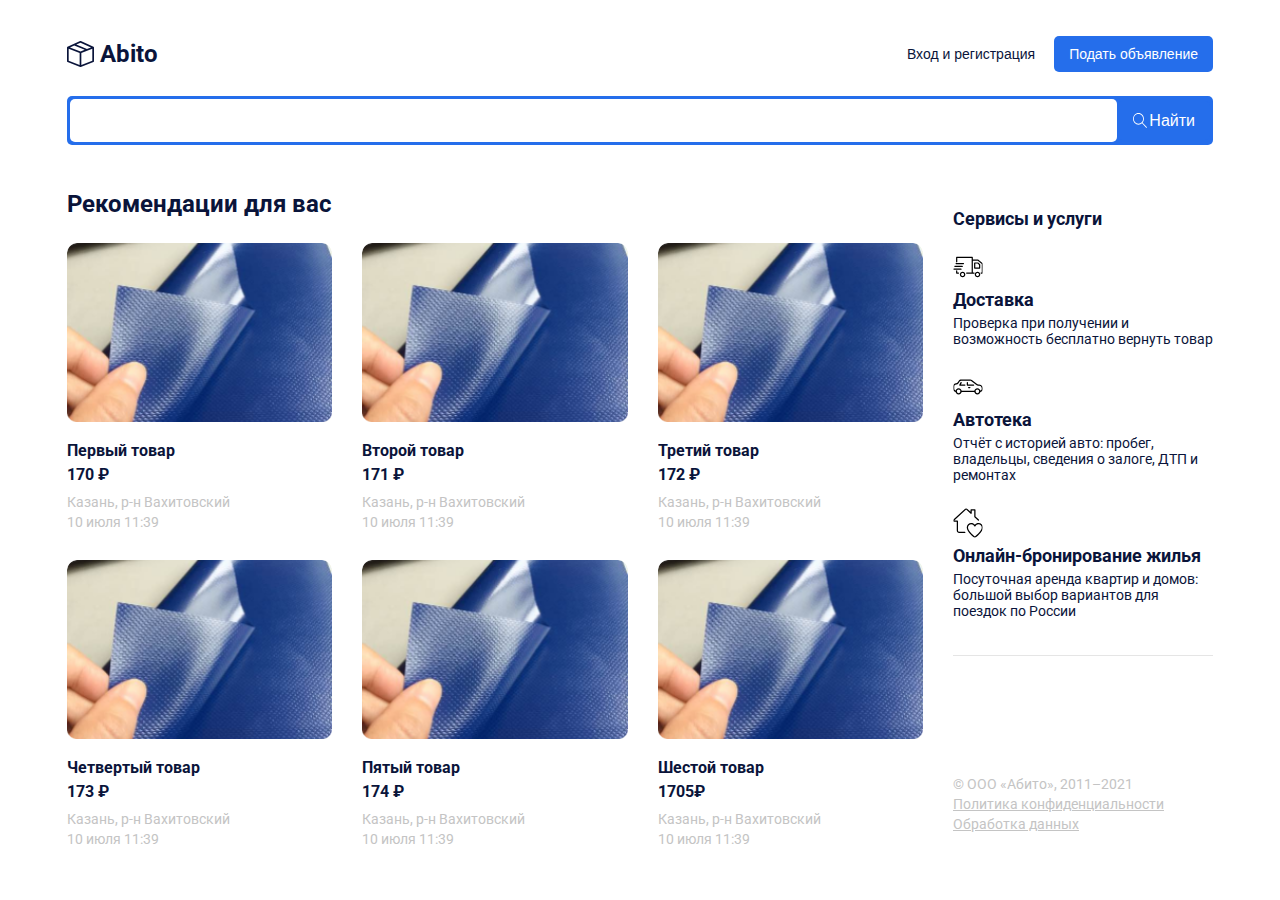
<file: index.html>
<!DOCTYPE html>
<html lang="en">

<head>
    <meta charset="UTF-8">
    <meta name="viewport" content="width=device-width, initial-scale=1.0">
    <link rel="preconnect" href="https://fonts.googleapis.com">
    <link rel="preconnect" href="https://fonts.gstatic.com" crossorigin>
    <link href="https://fonts.googleapis.com/css2?family=Roboto:ital,wght@0,100..900;1,100..900&display=swap"
        rel="stylesheet">
    <link rel="stylesheet" href="style.css">
    <script src="script.js" defer></script>
    <title>Abito</title>
</head>

<body>
    <header class="header">
        <div class="container">
            <div class="header-box">
                <a href="index.html" class="header-logo">
                    <img src="./images/logo.svg" alt="logo" >
                    <span>Abito</span>
                </a>
                <div class="header-controls">
                    <button class="btn btn-outline">Вход и регистрация</button>
                    <button class="btn btn-primery">Подать объявление</button>
                </div>
                <div class="header-burger">
                    <img src="./images/burger.svg" alt="menu" class="burger">
                </div>
            </div>
        </div>
    </header>

    <main>
        <section class="search">
            <div class="container">
                <div class="search-box">
                    <input type="text">
                    <button class="btn btn-primery search-btn">
                        <img class="search-btn__icon" src="./images/search.svg" alt="search">
                        <span class="search-btn__text">Найти</span>
                    </button>
                </div>
            </div>
        </section>
        <section class="content">
            <div class="container">
                <div class="content-box">
                    <div class="content-main">
                        <h2 class="content-main__title">Рекомендации для вас</h2>
                        <div class="content-main__list">
                            <!--
                            <a href="product.html" class="content-main__list-item">
                                <div class="content-main__list-item-image">
                                    <img src="./images/cart-img.png" alt="cart">
                                </div>
                                <h5 class="content-main__list-item-title">Пвх материал 2й сорт</h5>
                                <strong class="content-main__list-item-price">170 ₽</strong>
                                <div class="content-main__list-item-desk-box">
                                    <span class="content-main__list-item-desk">Казань, р-н Вахитовский</span>
                                    <span class="content-main__list-item-desk">10 июля 11:39</span>
                                </div>
                            </a>
                            <a href="product.html" class="content-main__list-item">
                                <div class="content-main__list-item-image">
                                    <img src="./images/cart-img.png" alt="cart">
                                </div>
                                <h5 class="content-main__list-item-title">Пвх материал 2й сорт</h5>
                                <strong class="content-main__list-item-price" ->170 ₽</strong>
                                <div class="content-main__list-item-desk-box">
                                    <span class="content-main__list-item-desk">Казань, р-н Вахитовский</span>
                                    <span class="content-main__list-item-desk">10 июля 11:39</span>
                                </div>
                            </a>
                            <a href="product.html" class="content-main__list-item">
                                <div class="content-main__list-item-image">
                                    <img src="./images/cart-img.png" alt="cart">
                                </div>
                                <h5 class="content-main__list-item-title">Пвх материал 2й сорт</h5>
                                <strong class="content-main__list-item-price" ->170 ₽</strong>
                                <div class="content-main__list-item-desk-box">
                                    <span class="content-main__list-item-desk">Казань, р-н Вахитовский</span>
                                    <span class="content-main__list-item-desk">10 июля 11:39</span>
                                </div>
                            </a>
                            <a href="product.html" class="content-main__list-item">
                                <div class="content-main__list-item-image">
                                    <img src="./images/cart-img.png" alt="cart">
                                </div>
                                <h5 class="content-main__list-item-title">Пвх материал 2й сорт</h5>
                                <strong class="content-main__list-item-price" ->170 ₽</strong>
                                <div class="content-main__list-item-desk-box">
                                    <span class="content-main__list-item-desk">Казань, р-н Вахитовский</span>
                                    <span class="content-main__list-item-desk">10 июля 11:39</span>
                                </div>
                            </a>
                            <a href="product.html" class="content-main__list-item">
                                <div class="content-main__list-item-image">
                                    <img src="./images/cart-img.png" alt="cart">
                                </div>
                                <h5 class="content-main__list-item-title">Пвх материал 2й сорт</h5>
                                <strong class="content-main__list-item-price" ->170 ₽</strong>
                                <div class="content-main__list-item-desk-box">
                                    <span class="content-main__list-item-desk">Казань, р-н Вахитовский</span>
                                    <span class="content-main__list-item-desk">10 июля 11:39</span>
                                </div>
                            </a>
                            <a href="product.html" class="content-main__list-item">
                                <div class="content-main__list-item-image">
                                    <img src="./images/cart-img.png" alt="cart">
                                </div>
                                <h5 class="content-main__list-item-title">Пвх материал 2й сорт</h5>
                                <strong class="content-main__list-item-price" ->170 ₽</strong>
                                <div class="content-main__list-item-desk-box">
                                    <span class="content-main__list-item-desk">Казань, р-н Вахитовский</span>
                                    <span class="content-main__list-item-desk">10 июля 11:39</span>
                                </div>
                            </a>
                            -->
                        </div>
                    </div>
                    <div class="content-side">
                        <h3 class="content-side__title">Сервисы и услуги</h3>
                        <div class="content-side__box">
                            <div class="content-side__list">
                                <div class="content-side__list-item">
                                    <img src="./images/001-delivery-truck.svg" alt="delivery"
                                        class="content-side__list-item--img">
                                    <h5 class="content-side__list-item--title">Доставка
                                    </h5>
                                    <p class="content-side__list-item--text">Проверка при получении и возможность
                                        бесплатно вернуть товар</p>
                                </div>
                                <div class="content-side__list-item">
                                    <img src="./images/002-sedan.svg" alt="auto" class="content-side__list-item--img">
                                    <h5 class="content-side__list-item--title">Автотека
                                    </h5>
                                    <p class="content-side__list-item--text">Отчёт с историей авто: пробег, владельцы,
                                        сведения о залоге, ДТП и ремонтах</p>
                                </div>
                                <div class="content-side__list-item">
                                    <img src="./images/house.svg" alt="" class="content-side__list-item--img">
                                    <h5 class="content-side__list-item--title">Онлайн-бронирование жилья
                                    </h5>
                                    <p class="content-side__list-item--text">Посуточная аренда квартир и домов: большой
                                        выбор вариантов для поездок по России</p>
                                </div>
                            </div>
                            <div class="content-side__footer">
                                <p href="/" class="content-side__footer--item">© ООО «Абито», 2011–2021</p>
                                <a href="/" class="content-side__footer--item">Политика конфиденциальности</a>
                                <a href="/" class="content-side__footer--item">Обработка данных</a>
                            </div>
                        </div>
                    </div>
                </div>
            </div>
        </section>
    </main>
</body>

</html>
</file>
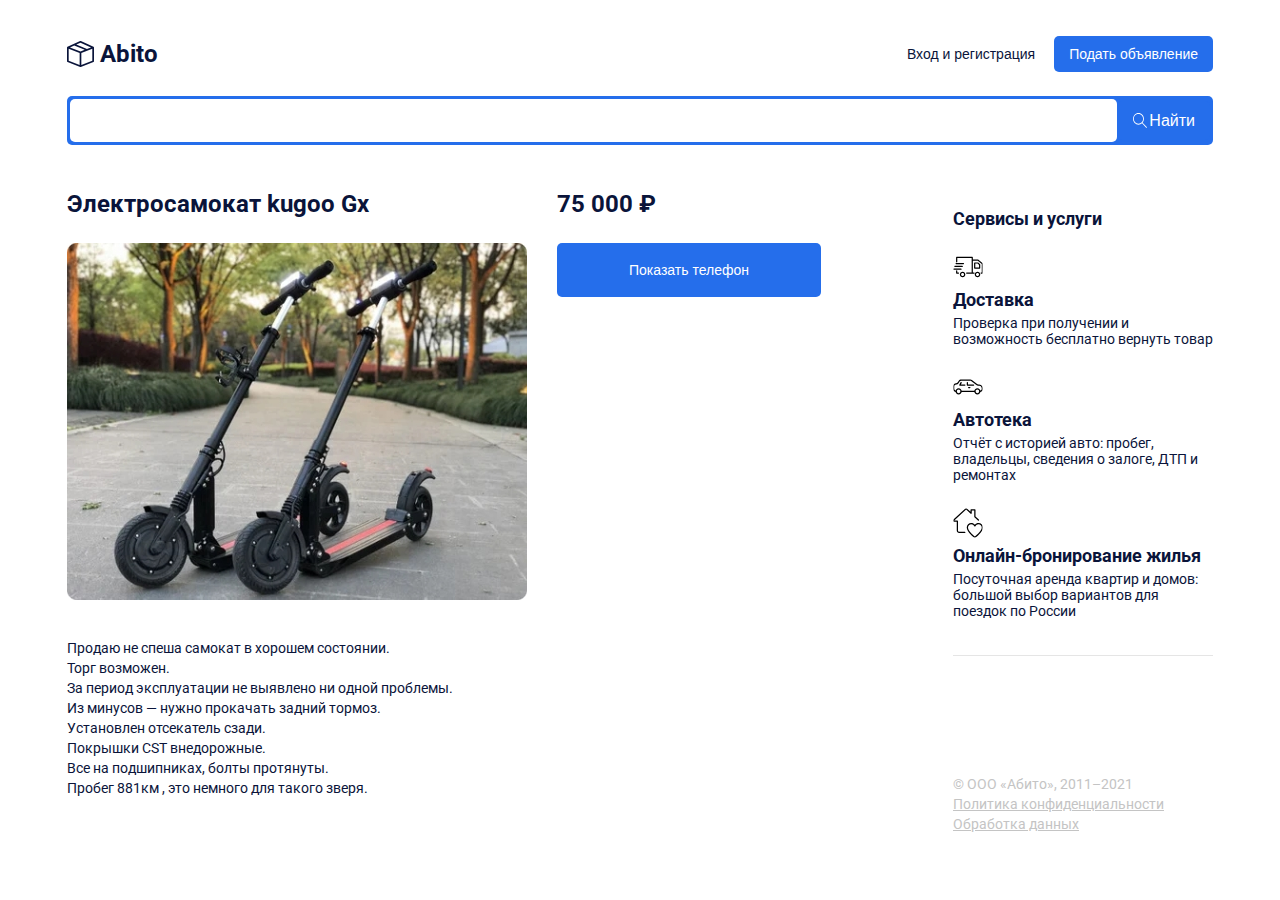
<file: product.html>
<!DOCTYPE html>
<html lang="en">

<head>
    <meta charset="UTF-8">
    <meta name="viewport" content="width=device-width, initial-scale=1.0">
    <link rel="preconnect" href="https://fonts.googleapis.com">
    <link rel="preconnect" href="https://fonts.gstatic.com" crossorigin>
    <link href="https://fonts.googleapis.com/css2?family=Roboto:ital,wght@0,100..900;1,100..900&display=swap"
        rel="stylesheet">
        <script src="script.js" defer></script>
    <link rel="stylesheet" href="style.css">
    <title>Abito</title>
</head>

<body>
    <header class="header">
        <div class="container">
            <div class="header-box">
                <a href="index.html" class="header-logo">
                    <img src="./images/logo.svg" alt="logo">
                    <span>Abito</span>
                </a>
                <div class="header-controls">
                    <button class="btn btn-outline">Вход и регистрация</button>
                    <button class="btn btn-primery">Подать объявление</button>
                </div>
                <div class="header-burger">
                    <img src="./images/burger.svg" alt="menu" class="burger">
                </div>
            </div>
        </div>
    </header>

    <main>
        <section class="search">
            <div class="container">
                <div class="search-box">
                    <input type="text">
                    <button class="btn btn-primery search-btn">
                        <img class="search-btn__icon" src="./images/search.svg" alt="search">
                        <span class="search-btn__text">Найти</span>
                    </button>
                </div>
            </div>
        </section>
        <section class="content">
            <div class="container">
                <div class="content-box">
                    <div class="content-product">
                        <div class="content-product__left">
                            <h2 class="content-product__title">Электросамокат kugoo Gx</h2>
                            <img src="./images/products.jpeg" alt="product" width="460" height="357"
                                class="content-product__image">
                            <p class="content-product__text">Продаю не спеша самокат в хорошем состоянии.<br>
                                Торг возможен.<br>
                                За период эксплуатации не выявлено ни одной проблемы.<br>
                                Из минусов — нужно прокачать задний тормоз.<br>
                                Установлен отсекатель сзади.<br>
                                Покрышки CST внедорожные.<br>
                                Все на подшипниках, болты протянуты.<br>
                                Пробег 881км , это немного для такого зверя.</p>
                        </div>
                        <div class="content-product__right">
                            <h2 class="content-product__price">75 000 ₽</h2>
                            <button class="btn btn-primery btn-large">Показать телефон</button>
                        </div>
                    </div>
                    <div class="content-side">
                        <h3 class="content-side__title">Сервисы и услуги</h3>
                        <div class="content-side__box">
                            <div class="content-side__list">
                                <div class="content-side__list-item">
                                    <img src="./images/001-delivery-truck.svg" alt="delivery"
                                        class="content-side__list-item--img">
                                    <h5 class="content-side__list-item--title">Доставка
                                    </h5>
                                    <p class="content-side__list-item--text">Проверка при получении и возможность
                                        бесплатно вернуть товар</p>
                                </div>
                                <div class="content-side__list-item">
                                    <img src="./images/002-sedan.svg" alt="auto" class="content-side__list-item--img">
                                    <h5 class="content-side__list-item--title">Автотека
                                    </h5>
                                    <p class="content-side__list-item--text">Отчёт с историей авто: пробег, владельцы,
                                        сведения о залоге, ДТП и ремонтах</p>
                                </div>
                                <div class="content-side__list-item">
                                    <img src="./images/house.svg" alt="" class="content-side__list-item--img">
                                    <h5 class="content-side__list-item--title">Онлайн-бронирование жилья
                                    </h5>
                                    <p class="content-side__list-item--text">Посуточная аренда квартир и домов: большой
                                        выбор вариантов для поездок по России</p>
                                </div>
                            </div>
                            <div class="content-side__footer">
                                <p href="/" class="content-side__footer--item">© ООО «Абито», 2011–2021</p>
                                <a href="/" class="content-side__footer--item">Политика конфиденциальности</a>
                                <a href="/" class="content-side__footer--item">Обработка данных</a>
                            </div>
                        </div>
                    </div>
                </div>
            </div>
        </section>
    </main>
</body>

</html>
</file>
<file: style.css>
* {
    box-sizing: border-box;
}

body {
    margin: 0;
    font-family: "Roboto", sans-serif;
    color: #0a143a;
}

.container {
    max-width: 1170px;
    margin: 0 auto;
    padding: 0 12px;
}

.header {
    padding-top: 36px;
    padding-bottom: 24px;
}

.header-box {
    display: flex;
    justify-content: space-between;
    align-items: center;
}

.header-logo {
    display: flex;
    align-items: center;
    justify-content: start;
    text-decoration: none;
    color: #0a143a;
}

.header-logo span {
    line-height: 28px;
    font-size: 24px;
    font-weight: 700;
    margin-left: 6px;
}

.header-burger {
    width: 30px;
    height: 19px;
    display: none;
}

.btn {
    line-height: 16px;
    font-size: 14px;
    font-weight: 400;
    padding: 10px 15px;
    border-radius: 5px;
    border: none;
    cursor: pointer;
}

.btn-outline {
    background-color: transparent;
    color: #0a143a;
}

.btn-primery {
    background-color: #256EEB;
    color: #fff;
}

.search {
    margin-bottom: 45px;
}

.search-box {
    width: 100%;
    padding: 3px;
    display: flex;
    justify-content: space-between;
    align-items: center;
    background-color: #256EEB;
    border-radius: 5px;
}

.search-box input {
    flex-grow: 1;
    padding: 14px 22px;
    border-radius: 5px;
    outline: none;
    border: none;
    min-width: 0;
}

.search-btn {
    display: flex;
    align-items: center;
}

.search-btn .search-btn__icon {
    width: 15px;
    object-fit: none;
}

.search-btn .search-btn__text {
    margin-left: 2px;
    font-size: 16px;
    line-height: 19px;
}

.content {
    margin-bottom: 50px;
}

.content-box {
    display: flex;
    align-items: start;
    justify-content: space-between;
    gap: 30px;
}

.content-main {
    flex-grow: 1;
}

.content-main__title {
    line-height: 28px;
    font-size: 24px;
    font-weight: 700;
    margin-top: 0;
    margin-bottom: 25px;
}

.content-main__list {
    display: flex;
    justify-content: space-between;
    flex-wrap: wrap;
    row-gap: 30px;
}

.content-main__list-item {
    width: calc((100% - 60px) / 3);
    display: flex;
    flex-direction: column;
    justify-content: flex-start;
    border-radius: 10px;
    overflow: hidden;
    text-decoration: none;
}

.content-main__list-item-image {
    direction: flex;
    width: 100%;
}

.content-main__list-item-image img {
    width: 100%;
}

.content-main__list-item-title {
    margin-top: 15px;
    margin-bottom: 5px;
    line-height: 19px;
    font-size: 16px;
    font-weight: 700;
    color: #0a143a;
}

.content-main__list-item:hover .content-main__list-item-title {
    color: #256EEB;
}

.content-main__list-item-price {
    margin-bottom: 10px;
    line-height: 19px;
    font-size: 16px;
    font-weight: 700;
    color: #0a143a;
}

.content-main__list-item-desk-box {
    display: flex;
    flex-direction: column;
    row-gap: 4px;
}

.content-main__list-item-desk {
    font-weight: 400;
    line-height: 16px;
    font-size: 14px;
    color: #c4c4c4;
}

.content-side {
    max-width: 260px;
}

.content-side__title {
    line-height: 21px;
    font-size: 18px;
    font-weight: 700;
    margin-bottom: 23px;
}

.content-side__list {
    display: flex;
    flex-direction: column;
    justify-content: space-between;
    height: 100%;
    gap: 25px;
    border-bottom: 1px solid #E5E5E5;
    padding-bottom: 36px;
    margin-bottom: 36px;
}

.content-side__list-item {
    display: flex;
    flex-direction: column;
    align-items: start;
}

.content-side__list-item--title {
    margin-top: 7px;
    margin-bottom: 5px;
    font-size: 18px;
    line-height: 21px;
}

.content-side__list-item--text {
    margin: 0;
    font-size: 14px;
    line-height: 16px;
}

.content-side__footer {
    margin-top: 120px;
    display: flex;
    flex-direction: column;
    gap: 4px;
}

.content-side__footer--item {
    margin: 0px;
    font-size: 14px;
    line-height: 16px;
    color: #C4C4C4;
}

.content-product {
    display: flex;
    flex-grow: 1;
    gap: 30px;
   
}

.content-product__left {
    flex-basis: 50%;

}

.content-product__right {
    flex-basis: 50%;
}

.content-product__title, .content-product__price {
    line-height: 28px;
    font-size: 24px;
    font-weight: 700;
    margin: 0;
}

.content-product__image{
    margin-top: 25px;
    margin-bottom: 20px;
}

.content-product__text{
    line-height: 20px;
    font-size: 14px;
    font-weight: 400;
}

.btn-large{
    width: 264px;
    height: 54px;
    margin-top: 25px;
}



@media (max-width: 1200px) {
    .container {
        max-width: 930px;
    }

    .content-main__list-item {
        width: calc((100% - 30px) / 2);
    }
}

@media (max-width: 991px) {
    .container {
        max-width: 730px;
    }

    .content-box {
        flex-direction: column;
    }

    .content-main {
        width: 100%;
    }

    .content-side {
        width: 100%;
        min-width: none;
    }

    .content-product {
        display: flex;
        flex-direction: column;
        width: 100%;
    }


    .content-product__left {
        flex-basis: 50%;
        width: 100%;
    }

    .content-product__right {
        flex-basis: 50%;
        width: 100%;

    }
}

@media (max-width: 786px) {
    .container {
        max-width: 100%;
    }

    .header-controls {
        display: none;
    }

    .header-burger {
        display: block;
    }

    .search-btn .search-btn__text {
        display: none;
    }

}

@media (max-width: 480px) {
    .content-main__list-item {
        width: 100%
    }
}
</file>
